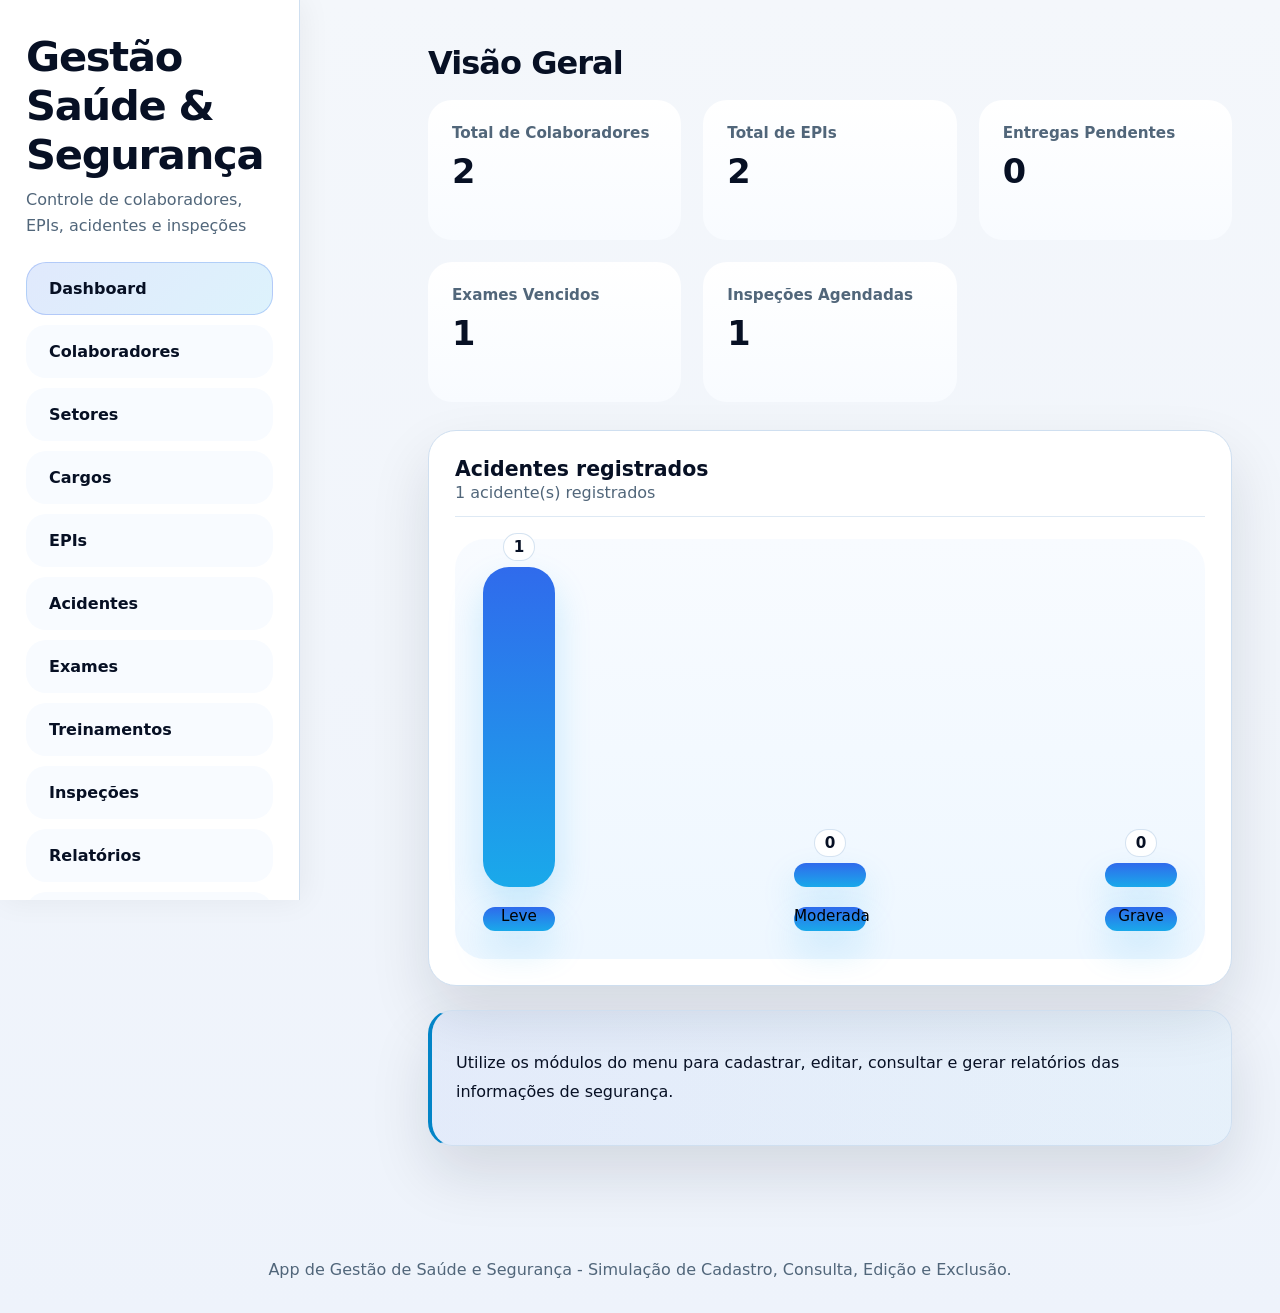
<file: index.html>
<!DOCTYPE html>
<html lang="pt-BR">
<head>
  <meta charset="UTF-8">
  <meta name="viewport" content="width=device-width, initial-scale=1.0">
  <title>Saúde e Segurança do Trabalho</title>
  <link rel="stylesheet" href="css/styles.css">
  
</head>
<body>
  <a class="skip-link" href="#main-content">Pular para o conteúdo</a>
  <div id="message" role="status" aria-live="polite"></div>
  <header class="topbar">
    <button id="menu-toggle" class="menu-toggle" aria-label="Abrir menu" aria-expanded="false">☰</button>
    <div class="brand">
      <h1>Gestão Saúde & Segurança</h1>
      <p>Controle de colaboradores, EPIs, acidentes e inspeções</p>
    </div>
    <nav class="menu">
      <button data-target="dashboard" class="active">Dashboard</button>
      <button data-target="colaboradores">Colaboradores</button>
      <button data-target="setores">Setores</button>
      <button data-target="cargos">Cargos</button>
      <button data-target="epis">EPIs</button>
      <button data-target="acidentes">Acidentes</button>
      <button data-target="exames">Exames</button>
      <button data-target="treinamentos">Treinamentos</button>
      <button data-target="inspecoes">Inspeções</button>
      <button data-target="relatorios">Relatórios</button>
      <button data-target="consulta">Consulta</button>
    </nav>
  </header>

  <main id="main-content">
    <section id="dashboard" class="page active">
      <h2>Visão Geral</h2>
      <div class="summary-grid">
        <article>
          <h3>Total de Colaboradores</h3>
          <p id="summary-colaboradores">0</p>
        </article>
        <article>
          <h3>Total de EPIs</h3>
          <p id="summary-epis">0</p>
        </article>
        <article>
          <h3>Entregas Pendentes</h3>
          <p id="summary-entregas">0</p>
        </article>
        <article>
          <h3>Exames Vencidos</h3>
          <p id="summary-exames">0</p>
        </article>
        <article>
          <h3>Inspeções Agendadas</h3>
          <p id="summary-inspecoes">0</p>
        </article>
      </div>
      <div class="chart-card">
        <div class="chart-header">
          <div>
            <h3>Acidentes registrados</h3>
            <p id="chart-summary">Distribuição por gravidade</p>
          </div>
        </div>
        <div id="acidente-chart" class="chart-container"></div>
      </div>
      <div class="note">
        <p>Utilize os módulos do menu para cadastrar, editar, consultar e gerar relatórios das informações de segurança.</p>
      </div>
    </section>

    <section id="colaboradores" class="page">
      <h2>Cadastro de Colaboradores</h2>
      <form id="form-colaborador" class="form-module">
        <input type="hidden" id="colaborador-id">
        <label for="colaborador-nome"><span class="label-text">Nome completo<span class="required">*</span></span></label>
        <input type="text" id="colaborador-nome" required aria-required="true">
        <label for="colaborador-email"><span class="label-text">E-mail<span class="required">*</span></span></label>
        <input type="email" id="colaborador-email" required aria-required="true">
        <label for="colaborador-setor"><span class="label-text">Setor</span></label>
        <select id="colaborador-setor" aria-required="false"></select>
        <label for="colaborador-cargo"><span class="label-text">Cargo</span></label>
        <select id="colaborador-cargo" aria-required="false"></select>
        <div class="actions">
          <button type="submit">Salvar Colaborador</button>
          <button type="button" id="colaborador-limpar">Limpar</button>
        </div>
      </form>
      <div class="table-card">
        <table id="table-colaboradores">
          <thead><tr><th>Nome</th><th>E-mail</th><th>Setor</th><th>Cargo</th><th>Ações</th></tr></thead>
          <tbody></tbody>
        </table>
      </div>
    </section>

    <section id="setores" class="page">
      <h2>Cadastro de Setores</h2>
      <form id="form-setor" class="form-module">
        <input type="hidden" id="setor-id">
        <label for="setor-nome"><span class="label-text">Nome do setor<span class="required">*</span></span></label>
        <input type="text" id="setor-nome" required aria-required="true">
        <label for="setor-descricao"><span class="label-text">Descrição</span></label>
        <input type="text" id="setor-descricao">
        <div class="actions">
          <button type="submit">Salvar Setor</button>
          <button type="button" id="setor-limpar">Limpar</button>
        </div>
      </form>
      <div class="table-card">
        <table id="table-setores">
          <thead><tr><th>Setor</th><th>Descrição</th><th>Ações</th></tr></thead>
          <tbody></tbody>
        </table>
      </div>
    </section>

    <section id="cargos" class="page">
      <h2>Cadastro de Cargos</h2>
      <form id="form-cargo" class="form-module">
        <input type="hidden" id="cargo-id">
        <label for="cargo-nome"><span class="label-text">Nome do cargo<span class="required">*</span></span></label>
        <input type="text" id="cargo-nome" required aria-required="true">
        <label for="cargo-descricao"><span class="label-text">Descrição</span></label>
        <input type="text" id="cargo-descricao">
        <div class="actions">
          <button type="submit">Salvar Cargo</button>
          <button type="button" id="cargo-limpar">Limpar</button>
        </div>
      </form>
      <div class="table-card">
        <table id="table-cargos">
          <thead><tr><th>Cargo</th><th>Descrição</th><th>Ações</th></tr></thead>
          <tbody></tbody>
        </table>
      </div>
    </section>

    <section id="epis" class="page">
      <h2>Controle de EPIs</h2>
      <form id="form-epi" class="form-module">
        <input type="hidden" id="epi-id">
        <label for="epi-nome"><span class="label-text">Nome do EPI<span class="required">*</span></span></label>
        <input type="text" id="epi-nome" required aria-required="true">
        <label for="epi-categoria"><span class="label-text">Categoria<span class="required">*</span></span></label>
        <input type="text" id="epi-categoria" required aria-required="true">
        <label for="epi-quantidade"><span class="label-text">Quantidade<span class="required">*</span></span></label>
        <input type="number" id="epi-quantidade" min="0" value="0" required aria-required="true">
        <div class="actions">
          <button type="submit">Salvar EPI</button>
          <button type="button" id="epi-limpar">Limpar</button>
        </div>
      </form>
      <div class="epi-actions">
        <button type="button" id="open-entrega-form" class="btn-secondary">Entrega</button>
        <button type="button" id="open-devolucao-form" class="btn-secondary">Devolução</button>
      </div>
      <form id="form-entrega" class="form-module hidden action-form">
        <input type="hidden" id="entrega-id">
        <div class="fields">
          <h4>Registrar Entrega</h4>
          <label for="entrega-colaborador"><span class="label-text">Colaborador</span></label>
          <select id="entrega-colaborador"></select>
          <label for="entrega-epi"><span class="label-text">EPI</span></label>
          <select id="entrega-epi"></select>
          <label for="entrega-quantidade"><span class="label-text">Quantidade<span class="required">*</span></span></label>
          <input type="number" id="entrega-quantidade" min="1" value="1" required aria-required="true">
          <label for="entrega-data"><span class="label-text">Data de entrega<span class="required">*</span></span></label>
          <input type="date" id="entrega-data" required aria-required="true">
          <label for="entrega-status"><span class="label-text">Status</span></label>
          <select id="entrega-status"><option value="Pendente">Pendente</option><option value="Concluída">Concluída</option></select>
        </div>
        <div class="actions">
          <button type="submit" class="btn-primary">Salvar Entrega</button>
          <button type="button" id="entrega-limpar">Limpar</button>
          <button type="button" id="close-entrega-form">Fechar</button>
        </div>
      </form>
      <form id="form-devolucao" class="form-module hidden action-form">
        <input type="hidden" id="devolucao-id">
        <div class="fields">
          <h4>Registrar Devolução</h4>
          <label for="devolucao-colaborador"><span class="label-text">Colaborador</span></label>
          <select id="devolucao-colaborador"></select>
          <label for="devolucao-epi"><span class="label-text">EPI</span></label>
          <select id="devolucao-epi"></select>
          <label for="devolucao-quantidade"><span class="label-text">Quantidade<span class="required">*</span></span></label>
          <input type="number" id="devolucao-quantidade" min="1" value="1" required aria-required="true">
          <label for="devolucao-data"><span class="label-text">Data da devolução<span class="required">*</span></span></label>
          <input type="date" id="devolucao-data" required aria-required="true">
        </div>
        <div class="actions">
          <button type="submit" class="btn-primary">Salvar Devolução</button>
          <button type="button" id="devolucao-limpar">Limpar</button>
          <button type="button" id="close-devolucao-form">Fechar</button>
        </div> 
      </form>
      <div class="table-card">
        <table id="table-epis">
          <thead><tr><th>EPI</th><th>Categoria</th><th>Quantidade</th><th>Ações</th></tr></thead>
          <tbody></tbody>
        </table>
      </div>
      <div class="table-card">
        <h3>Devoluções de EPIs</h3>
        <table id="table-devolucoes">
          <thead><tr><th>Colaborador</th><th>EPI</th><th>Quantidade</th><th>Data</th><th>Ações</th></tr></thead>
          <tbody></tbody>
        </table>
      </div>
    </section>

    <section id="acidentes" class="page">
      <h2>Registro de Acidentes</h2>
      <form id="form-acidente" class="form-module">
        <input type="hidden" id="acidente-id">
        <label for="acidente-colaborador"><span class="label-text">Colaborador</span></label>
        <select id="acidente-colaborador"></select>
        <label for="acidente-data"><span class="label-text">Data do acidente<span class="required">*</span></span></label>
        <input type="date" id="acidente-data" required aria-required="true">
        <label for="acidente-descricao"><span class="label-text">Descrição<span class="required">*</span></span></label>
        <textarea id="acidente-descricao" rows="3" required aria-required="true"></textarea>
        <label for="acidente-gravidade"><span class="label-text">Gravidade</span></label>
        <select id="acidente-gravidade"><option value="Leve">Leve</option><option value="Moderada">Moderada</option><option value="Grave">Grave</option></select>
        <div class="actions">
          <button type="submit">Registrar Acidente</button>
          <button type="button" id="acidente-limpar">Limpar</button>
        </div>
      </form>
      <div class="table-card">
        <table id="table-acidentes">
          <thead><tr><th>Colaborador</th><th>Data</th><th>Gravidade</th><th>Descrição</th><th>Ações</th></tr></thead>
          <tbody></tbody>
        </table>
      </div>
    </section>

    <section id="exames" class="page">
      <h2>Cadastro de Exames Médicos</h2>
      <form id="form-exame" class="form-module">
        <input type="hidden" id="exame-id">
        <label for="exame-colaborador"><span class="label-text">Colaborador</span></label>
        <select id="exame-colaborador"></select>
        <label for="exame-data"><span class="label-text">Data do exame<span class="required">*</span></span></label>
        <input type="date" id="exame-data" required aria-required="true">
        <label for="exame-tipo"><span class="label-text">Tipo de exame<span class="required">*</span></span></label>
        <input type="text" id="exame-tipo" required aria-required="true">
        <label for="exame-resultado"><span class="label-text">Resultado</span></label>
        <select id="exame-resultado"><option value="Aprovado">Aprovado</option><option value="Restrito">Restrito</option><option value="Reprovado">Reprovado</option></select>
        <div class="actions">
          <button type="submit">Salvar Exame</button>
          <button type="button" id="exame-limpar">Limpar</button>
        </div>
      </form>
      <div class="table-card">
        <table id="table-exames">
          <thead><tr><th>Colaborador</th><th>Data</th><th>Tipo</th><th>Resultado</th><th>Ações</th></tr></thead>
          <tbody></tbody>
        </table>
      </div>
    </section>

    <section id="treinamentos" class="page">
      <h2>Controle de Treinamentos</h2>
      <form id="form-treinamento" class="form-module">
        <input type="hidden" id="treinamento-id">
        <label for="treinamento-colaborador"><span class="label-text">Colaborador</span></label>
        <select id="treinamento-colaborador"></select>
        <label for="treinamento-curso"><span class="label-text">Curso<span class="required">*</span></span></label>
        <input type="text" id="treinamento-curso" required aria-required="true">
        <label for="treinamento-data"><span class="label-text">Data<span class="required">*</span></span></label>
        <input type="date" id="treinamento-data" required aria-required="true">
        <label for="treinamento-status"><span class="label-text">Status</span></label>
        <select id="treinamento-status"><option value="Agendado">Agendado</option><option value="Concluído">Concluído</option></select>
        <div class="actions">
          <button type="submit">Salvar Treinamento</button>
          <button type="button" id="treinamento-limpar">Limpar</button>
        </div>
      </form>
      <div class="table-card">
        <table id="table-treinamentos">
          <thead><tr><th>Colaborador</th><th>Curso</th><th>Data</th><th>Status</th><th>Ações</th></tr></thead>
          <tbody></tbody>
        </table>
      </div>
    </section>

    <section id="inspecoes" class="page">
      <h2>Inspeções de Segurança</h2>
      <form id="form-inspecao" class="form-module">
        <input type="hidden" id="inspecao-id">
        <label for="inspecao-inspetor"><span class="label-text">Inspetor<span class="required">*</span></span></label>
        <input type="text" id="inspecao-inspetor" required aria-required="true">
        <label for="inspecao-local"><span class="label-text">Local<span class="required">*</span></span></label>
        <input type="text" id="inspecao-local" required aria-required="true">
        <label for="inspecao-data"><span class="label-text">Data<span class="required">*</span></span></label>
        <input type="date" id="inspecao-data" required aria-required="true">
        <label for="inspecao-status"><span class="label-text">Status</span></label>
        <select id="inspecao-status"><option value="Aprovado">Aprovado</option><option value="Atenção">Atenção</option><option value="Reprovado">Reprovado</option></select>
        <label for="inspecao-notas"><span class="label-text">Notas</span></label>
        <textarea id="inspecao-notas" rows="3"></textarea>
        <div class="actions">
          <button type="submit">Registrar Inspeção</button>
          <button type="button" id="inspecao-limpar">Limpar</button>
        </div>
      </form>
      <div class="table-card">
        <table id="table-inspecoes">
          <thead><tr><th>Data</th><th>Local</th><th>Inspetor</th><th>Status</th><th>Ações</th></tr></thead>
          <tbody></tbody>
        </table>
      </div>
    </section>

    <section id="relatorios" class="page">
      <h2>Relatórios Gerais</h2>
      <div class="report-card">
        <h3>Resumo Rápido</h3>
        <ul>
          <li><strong id="report-colaboradores">0</strong> colaboradores cadastrados</li>
          <li><strong id="report-epis">0</strong> EPIs registrados</li>
          <li><strong id="report-entregas">0</strong> entregas realizadas</li>
          <li><strong id="report-acidentes">0</strong> acidentes registrados</li>
          <li><strong id="report-exames">0</strong> exames médicos cadastrados</li>
          <li><strong id="report-treinamentos">0</strong> treinamentos agendados</li>
          <li><strong id="report-inspecoes">0</strong> inspeções realizadas</li>
        </ul>
      </div>
      <div class="report-actions">
        <button id="generate-report">Visualizar Relatório</button>
        <button id="print-report">Imprimir Relatório</button>
      </div>
      <div id="report-preview" class="report-preview hidden"></div>
      <div class="report-card">
        <h3>Entregas Pendentes</h3>
        <p id="report-pendentes">Nenhum registro pendente.</p>
      </div>
      <div class="report-card">
        <h3>Exames com vencimento</h3>
        <p id="report-vencidos">Nenhum exame vencido.</p>
      </div>
    </section>

    <section id="consulta" class="page">
      <h2>Consulta Geral</h2>
      <div class="search-card">
        <div class="search-controls">
          <label for="consulta-query" class="sr-only">Pesquisar</label>
          <input id="consulta-query" class="search-input" type="search" placeholder="Pesquisar por nome, EPI, descrição, cargo...">
          <label for="consulta-tipo" class="sr-only">Tipo de pesquisa</label>
          <select id="consulta-tipo" class="search-select">
            <option value="all">Todos os tipos</option>
            <option value="colaboradores">Colaboradores</option>
            <option value="epis">EPIs</option>
            <option value="acidentes">Acidentes</option>
            <option value="exames">Exames</option>
            <option value="treinamentos">Treinamentos</option>
            <option value="inspecoes">Inspeções</option>
            <option value="entregas">Entregas</option>
            <option value="setores">Setores</option>
            <option value="cargos">Cargos</option>
          </select>
          <button id="consulta-buscar" class="btn">Pesquisar</button>
        </div>
        <div id="consulta-result" class="search-results">
          <table class="results-table">
            <thead><tr><th>Tipo</th><th>Título</th><th>Detalhes</th><th>Data</th><th>Ações</th></tr></thead>
            <tbody></tbody>
          </table>
        </div>
      </div>
    </section>
  </main>

  <footer>
    <p>App de Gestão de Saúde e Segurança - Simulação de Cadastro, Consulta, Edição e Exclusão.</p>
  </footer>

  <script type="module" src="models/main.js"></script>
</body>
</html>
</file>
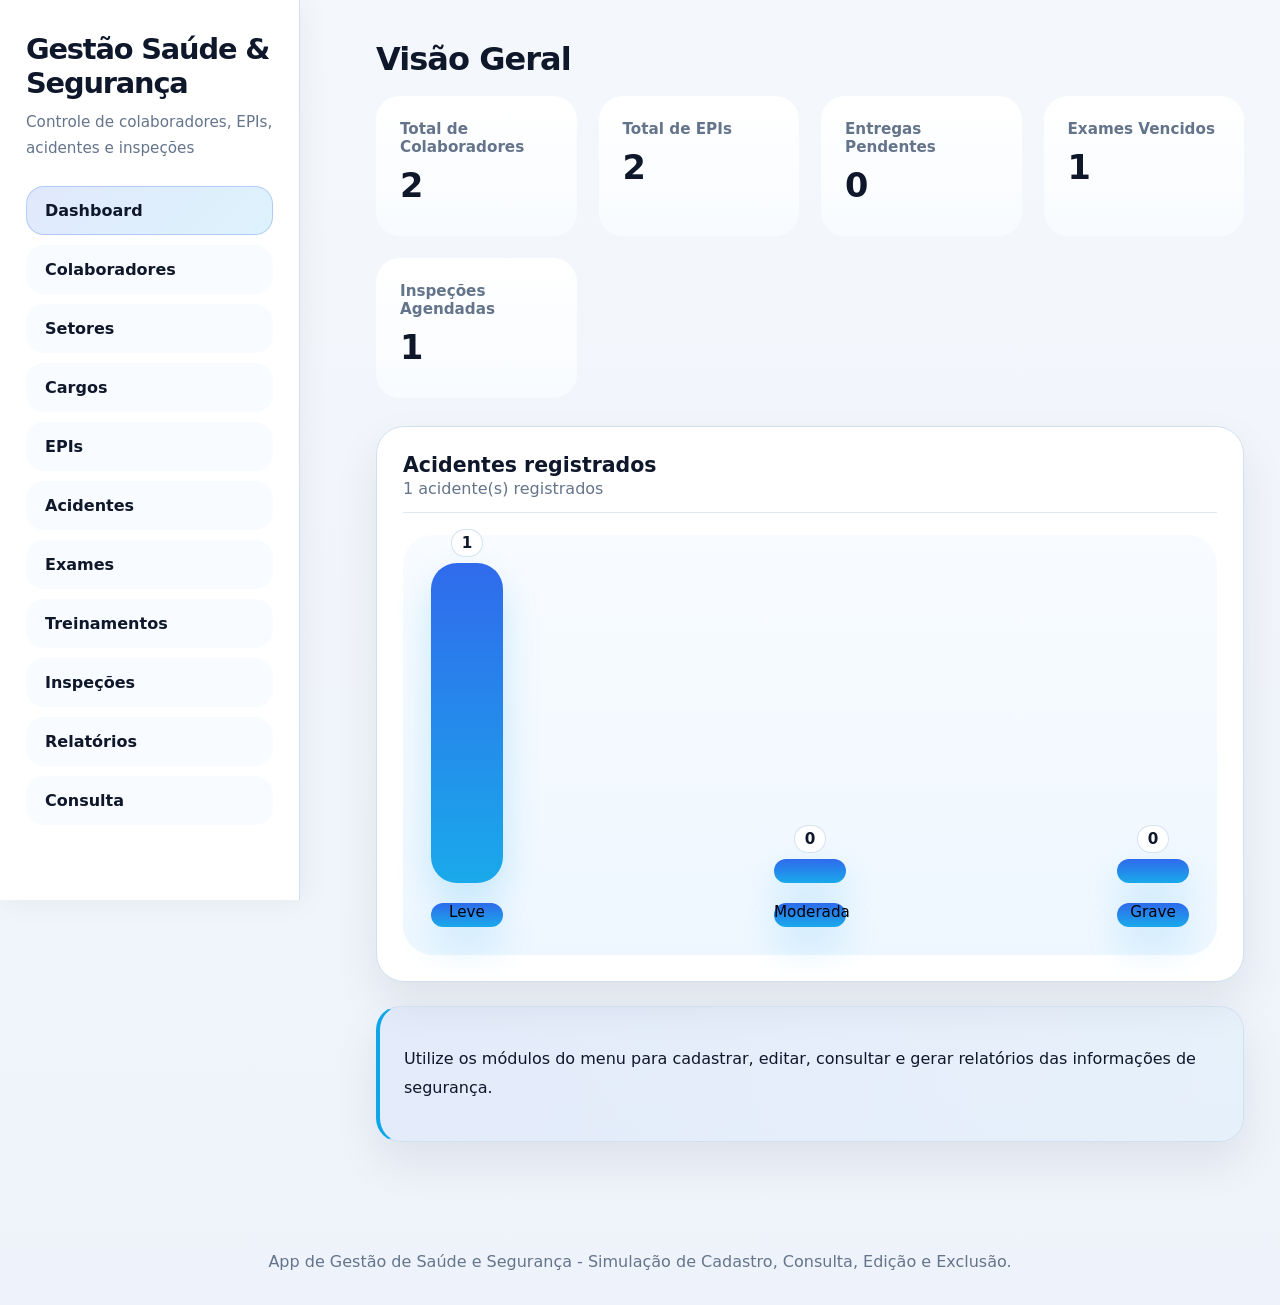
<file: SaudeSegurancaApp/index.html>
<!DOCTYPE html>
<html lang="pt-BR">
<head>
  <meta charset="UTF-8">
  <meta name="viewport" content="width=device-width, initial-scale=1.0">
  <title>Saúde e Segurança do Trabalho</title>
  <link rel="stylesheet" href="css/styles.css">
  
</head>
<body>
  <header class="topbar">
    <div class="brand">
      <h1>Gestão Saúde & Segurança</h1>
      <p>Controle de colaboradores, EPIs, acidentes e inspeções</p>
    </div>
    <nav class="menu">
      <button data-target="dashboard" class="active">Dashboard</button>
      <button data-target="colaboradores">Colaboradores</button>
      <button data-target="setores">Setores</button>
      <button data-target="cargos">Cargos</button>
      <button data-target="epis">EPIs</button>
      <button data-target="acidentes">Acidentes</button>
      <button data-target="exames">Exames</button>
      <button data-target="treinamentos">Treinamentos</button>
      <button data-target="inspecoes">Inspeções</button>
      <button data-target="relatorios">Relatórios</button>
      <button data-target="consulta">Consulta</button>
    </nav>
  </header>

  <main>
    <section id="dashboard" class="page active">
      <h2>Visão Geral</h2>
      <div class="summary-grid">
        <article>
          <h3>Total de Colaboradores</h3>
          <p id="summary-colaboradores">0</p>
        </article>
        <article>
          <h3>Total de EPIs</h3>
          <p id="summary-epis">0</p>
        </article>
        <article>
          <h3>Entregas Pendentes</h3>
          <p id="summary-entregas">0</p>
        </article>
        <article>
          <h3>Exames Vencidos</h3>
          <p id="summary-exames">0</p>
        </article>
        <article>
          <h3>Inspeções Agendadas</h3>
          <p id="summary-inspecoes">0</p>
        </article>
      </div>
      <div class="chart-card">
        <div class="chart-header">
          <div>
            <h3>Acidentes registrados</h3>
            <p id="chart-summary">Distribuição por gravidade</p>
          </div>
        </div>
        <div id="acidente-chart" class="chart-container"></div>
      </div>
      <div class="note">
        <p>Utilize os módulos do menu para cadastrar, editar, consultar e gerar relatórios das informações de segurança.</p>
      </div>
    </section>

    <section id="colaboradores" class="page">
      <h2>Cadastro de Colaboradores</h2>
      <form id="form-colaborador" class="form-module">
        <input type="hidden" id="colaborador-id">
        <label>Nome completo<span>*</span><input type="text" id="colaborador-nome" required></label>
        <label>E-mail<span>*</span><input type="email" id="colaborador-email" required></label>
        <label>Setor<select id="colaborador-setor"></select></label>
        <label>Cargo<select id="colaborador-cargo"></select></label>
        <div class="actions">
          <button type="submit">Salvar Colaborador</button>
          <button type="button" id="colaborador-limpar">Limpar</button>
        </div>
      </form>
      <div class="table-card">
        <table id="table-colaboradores">
          <thead><tr><th>Nome</th><th>E-mail</th><th>Setor</th><th>Cargo</th><th>Ações</th></tr></thead>
          <tbody></tbody>
        </table>
      </div>
    </section>

    <section id="setores" class="page">
      <h2>Cadastro de Setores</h2>
      <form id="form-setor" class="form-module">
        <input type="hidden" id="setor-id">
        <label>Nome do setor<span>*</span><input type="text" id="setor-nome" required></label>
        <label>Descrição<input type="text" id="setor-descricao"></label>
        <div class="actions">
          <button type="submit">Salvar Setor</button>
          <button type="button" id="setor-limpar">Limpar</button>
        </div>
      </form>
      <div class="table-card">
        <table id="table-setores">
          <thead><tr><th>Setor</th><th>Descrição</th><th>Ações</th></tr></thead>
          <tbody></tbody>
        </table>
      </div>
    </section>

    <section id="cargos" class="page">
      <h2>Cadastro de Cargos</h2>
      <form id="form-cargo" class="form-module">
        <input type="hidden" id="cargo-id">
        <label>Nome do cargo<span>*</span><input type="text" id="cargo-nome" required></label>
        <label>Descrição<input type="text" id="cargo-descricao"></label>
        <div class="actions">
          <button type="submit">Salvar Cargo</button>
          <button type="button" id="cargo-limpar">Limpar</button>
        </div>
      </form>
      <div class="table-card">
        <table id="table-cargos">
          <thead><tr><th>Cargo</th><th>Descrição</th><th>Ações</th></tr></thead>
          <tbody></tbody>
        </table>
      </div>
    </section>

    <section id="epis" class="page">
      <h2>Controle de EPIs</h2>
      <form id="form-epi" class="form-module">
        <input type="hidden" id="epi-id">
        <label>Nome do EPI<span>*</span><input type="text" id="epi-nome" required></label>
        <label>Categoria<span>*</span><input type="text" id="epi-categoria" required></label>
        <label>Quantidade<span>*</span><input type="number" id="epi-quantidade" min="0" value="0" required></label>
        <div class="actions">
          <button type="submit">Salvar EPI</button>
          <button type="button" id="epi-limpar">Limpar</button>
        </div>
      </form>
      <div class="epi-actions">
        <button type="button" id="open-entrega-form" class="btn-secondary">Entrega</button>
        <button type="button" id="open-devolucao-form" class="btn-secondary">Devolução</button>
      </div>
      <form id="form-entrega" class="form-module hidden action-form">
        <input type="hidden" id="entrega-id">
        <label>Colaborador<select id="entrega-colaborador"></select></label>
        <label>EPI<select id="entrega-epi"></select></label>
        <label>Quantidade<span>*</span><input type="number" id="entrega-quantidade" min="1" value="1" required></label>
        <label>Data de entrega<span>*</span><input type="date" id="entrega-data" required></label>
        <label>Status<select id="entrega-status"><option value="Pendente">Pendente</option><option value="Concluída">Concluída</option></select></label>
        <div class="actions">
          <button type="submit">Salvar Entrega</button>
          <button type="button" id="entrega-limpar">Limpar</button>
          <button type="button" id="close-entrega-form">Fechar</button>
        </div>
      </form>
      <form id="form-devolucao" class="form-module hidden action-form">
        <input type="hidden" id="devolucao-id">
        <label>Colaborador<select id="devolucao-colaborador"></select></label>
        <label>EPI<select id="devolucao-epi"></select></label>
        <label>Quantidade<span>*</span><input type="number" id="devolucao-quantidade" min="1" value="1" required></label>
        <label>Data da devolução<span>*</span><input type="date" id="devolucao-data" required></label>
        <div class="actions">
          <button type="submit">Salvar Devolução</button>
          <button type="button" id="devolucao-limpar">Limpar</button>
          <button type="button" id="close-devolucao-form">Fechar</button>
        </div> 
      </form>
      <div class="table-card">
        <table id="table-epis">
          <thead><tr><th>EPI</th><th>Categoria</th><th>Quantidade</th><th>Ações</th></tr></thead>
          <tbody></tbody>
        </table>
      </div>
      <div class="table-card">
        <h3>Devoluções de EPIs</h3>
        <table id="table-devolucoes">
          <thead><tr><th>Colaborador</th><th>EPI</th><th>Quantidade</th><th>Data</th><th>Ações</th></tr></thead>
          <tbody></tbody>
        </table>
      </div>
    </section>

    <section id="acidentes" class="page">
      <h2>Registro de Acidentes</h2>
      <form id="form-acidente" class="form-module">
        <input type="hidden" id="acidente-id">
        <label>Colaborador<select id="acidente-colaborador"></select></label>
        <label>Data do acidente<span>*</span><input type="date" id="acidente-data" required></label>
        <label>Descrição<span>*</span><textarea id="acidente-descricao" rows="3" required></textarea></label>
        <label>Gravidade<select id="acidente-gravidade"><option value="Leve">Leve</option><option value="Moderada">Moderada</option><option value="Grave">Grave</option></select></label>
        <div class="actions">
          <button type="submit">Registrar Acidente</button>
          <button type="button" id="acidente-limpar">Limpar</button>
        </div>
      </form>
      <div class="table-card">
        <table id="table-acidentes">
          <thead><tr><th>Colaborador</th><th>Data</th><th>Gravidade</th><th>Descrição</th><th>Ações</th></tr></thead>
          <tbody></tbody>
        </table>
      </div>
    </section>

    <section id="exames" class="page">
      <h2>Cadastro de Exames Médicos</h2>
      <form id="form-exame" class="form-module">
        <input type="hidden" id="exame-id">
        <label>Colaborador<select id="exame-colaborador"></select></label>
        <label>Data do exame<span>*</span><input type="date" id="exame-data" required></label>
        <label>Tipo de exame<span>*</span><input type="text" id="exame-tipo" required></label>
        <label>Resultado<select id="exame-resultado"><option value="Aprovado">Aprovado</option><option value="Restrito">Restrito</option><option value="Reprovado">Reprovado</option></select></label>
        <div class="actions">
          <button type="submit">Salvar Exame</button>
          <button type="button" id="exame-limpar">Limpar</button>
        </div>
      </form>
      <div class="table-card">
        <table id="table-exames">
          <thead><tr><th>Colaborador</th><th>Data</th><th>Tipo</th><th>Resultado</th><th>Ações</th></tr></thead>
          <tbody></tbody>
        </table>
      </div>
    </section>

    <section id="treinamentos" class="page">
      <h2>Controle de Treinamentos</h2>
      <form id="form-treinamento" class="form-module">
        <input type="hidden" id="treinamento-id">
        <label>Colaborador<select id="treinamento-colaborador"></select></label>
        <label>Curso<span>*</span><input type="text" id="treinamento-curso" required></label>
        <label>Data<span>*</span><input type="date" id="treinamento-data" required></label>
        <label>Status<select id="treinamento-status"><option value="Agendado">Agendado</option><option value="Concluído">Concluído</option></select></label>
        <div class="actions">
          <button type="submit">Salvar Treinamento</button>
          <button type="button" id="treinamento-limpar">Limpar</button>
        </div>
      </form>
      <div class="table-card">
        <table id="table-treinamentos">
          <thead><tr><th>Colaborador</th><th>Curso</th><th>Data</th><th>Status</th><th>Ações</th></tr></thead>
          <tbody></tbody>
        </table>
      </div>
    </section>

    <section id="inspecoes" class="page">
      <h2>Inspeções de Segurança</h2>
      <form id="form-inspecao" class="form-module">
        <input type="hidden" id="inspecao-id">
        <label>Inspetor<span>*</span><input type="text" id="inspecao-inspetor" required></label>
        <label>Local<span>*</span><input type="text" id="inspecao-local" required></label>
        <label>Data<span>*</span><input type="date" id="inspecao-data" required></label>
        <label>Status<select id="inspecao-status"><option value="Aprovado">Aprovado</option><option value="Atenção">Atenção</option><option value="Reprovado">Reprovado</option></select></label>
        <label>Notas<textarea id="inspecao-notas" rows="3"></textarea></label>
        <div class="actions">
          <button type="submit">Registrar Inspeção</button>
          <button type="button" id="inspecao-limpar">Limpar</button>
        </div>
      </form>
      <div class="table-card">
        <table id="table-inspecoes">
          <thead><tr><th>Data</th><th>Local</th><th>Inspetor</th><th>Status</th><th>Ações</th></tr></thead>
          <tbody></tbody>
        </table>
      </div>
    </section>

    <section id="relatorios" class="page">
      <h2>Relatórios Gerais</h2>
      <div class="report-card">
        <h3>Resumo Rápido</h3>
        <ul>
          <li><strong id="report-colaboradores">0</strong> colaboradores cadastrados</li>
          <li><strong id="report-epis">0</strong> EPIs registrados</li>
          <li><strong id="report-entregas">0</strong> entregas realizadas</li>
          <li><strong id="report-acidentes">0</strong> acidentes registrados</li>
          <li><strong id="report-exames">0</strong> exames médicos cadastrados</li>
          <li><strong id="report-treinamentos">0</strong> treinamentos agendados</li>
          <li><strong id="report-inspecoes">0</strong> inspeções realizadas</li>
        </ul>
      </div>
      <div class="report-actions">
        <button id="generate-report">Visualizar Relatório</button>
        <button id="print-report">Imprimir Relatório</button>
      </div>
      <div id="report-preview" class="report-preview hidden"></div>
      <div class="report-card">
        <h3>Entregas Pendentes</h3>
        <p id="report-pendentes">Nenhum registro pendente.</p>
      </div>
      <div class="report-card">
        <h3>Exames com vencimento</h3>
        <p id="report-vencidos">Nenhum exame vencido.</p>
      </div>
    </section>

    <section id="consulta" class="page">
      <h2>Consulta Geral</h2>
      <div class="search-card">
        <div class="search-controls">
          <input id="consulta-query" class="search-input" type="search" placeholder="Pesquisar por nome, EPI, descrição, cargo...">
          <select id="consulta-tipo" class="search-select">
            <option value="all">Todos os tipos</option>
            <option value="colaboradores">Colaboradores</option>
            <option value="epis">EPIs</option>
            <option value="acidentes">Acidentes</option>
            <option value="exames">Exames</option>
            <option value="treinamentos">Treinamentos</option>
            <option value="inspecoes">Inspeções</option>
            <option value="entregas">Entregas</option>
            <option value="setores">Setores</option>
            <option value="cargos">Cargos</option>
          </select>
          <button id="consulta-buscar" class="btn">Pesquisar</button>
        </div>
        <div id="consulta-result" class="search-results">
          <table class="results-table">
            <thead><tr><th>Tipo</th><th>Título</th><th>Detalhes</th><th>Data</th><th>Ações</th></tr></thead>
            <tbody></tbody>
          </table>
        </div>
      </div>
    </section>
  </main>

  <footer>
    <p>App de Gestão de Saúde e Segurança - Simulação de Cadastro, Consulta, Edição e Exclusão.</p>
  </footer>

  <script src="models/app.js"></script>
</body>
</html>
</file>
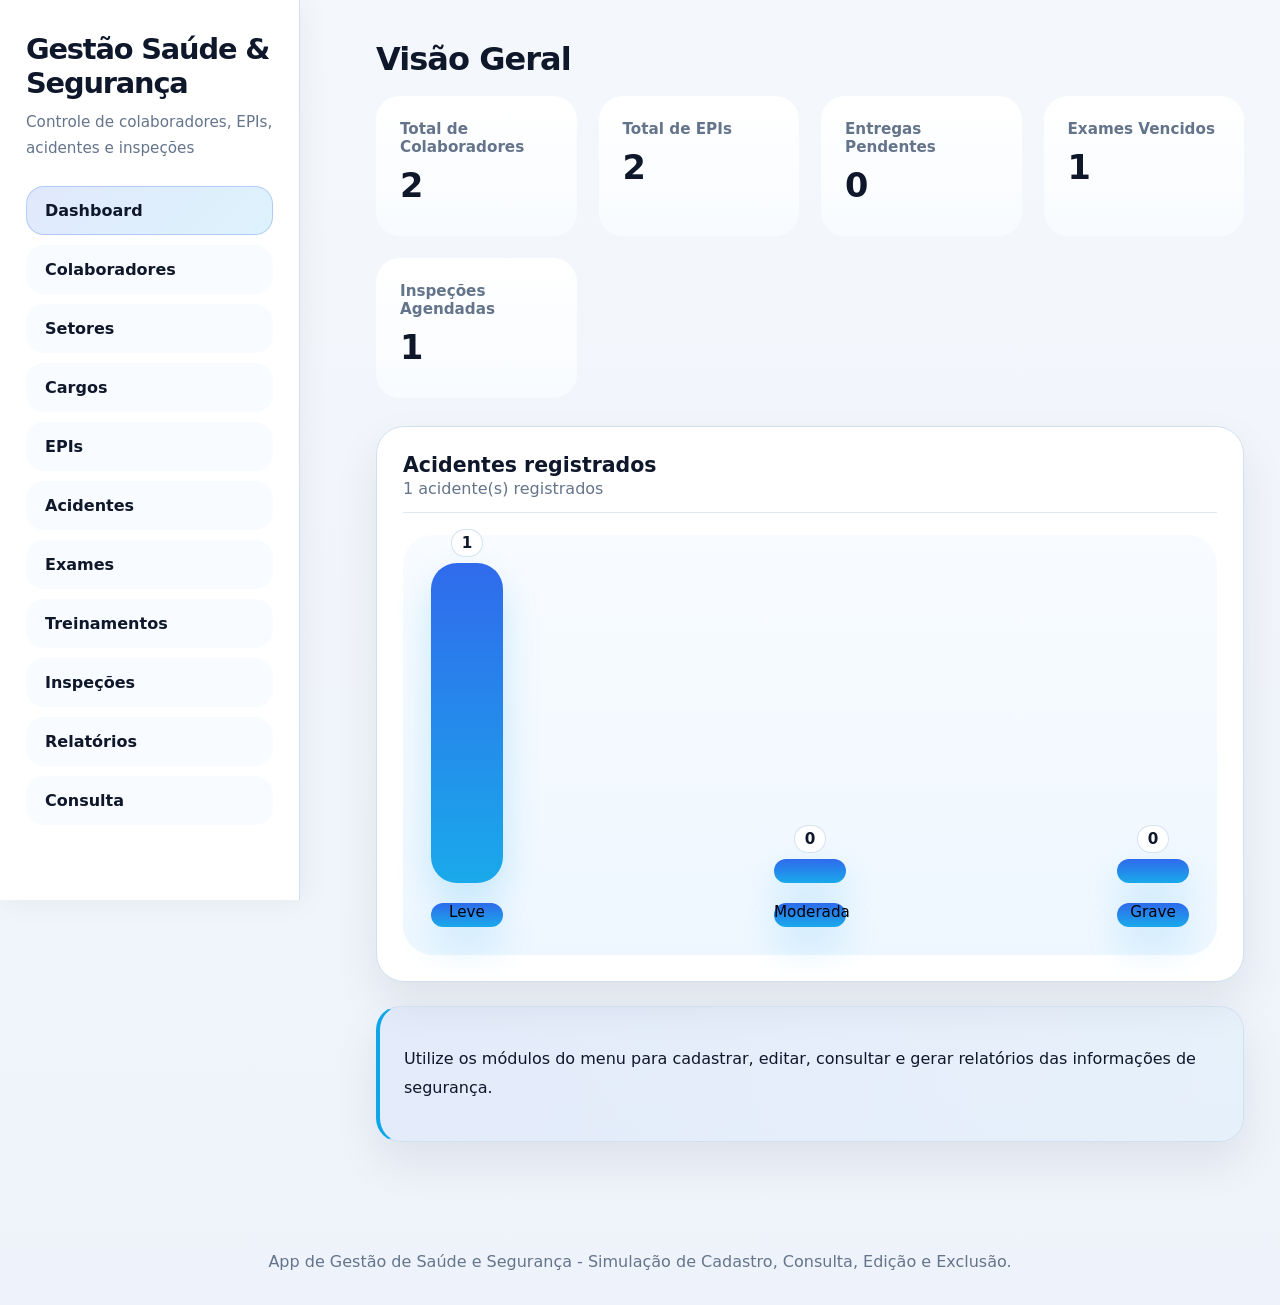
<file: SaudeSegurancaApp/views/index.html>
<!DOCTYPE html>
<html lang="pt-BR">
<head>
  <meta charset="UTF-8">
  <meta name="viewport" content="width=device-width, initial-scale=1.0">
  <title>Saúde e Segurança do Trabalho</title>
  <link rel="stylesheet" href="../css/styles.css">
  
</head>
<body>
  <header class="topbar">
    <div class="brand">
      <h1>Gestão Saúde & Segurança</h1>
      <p>Controle de colaboradores, EPIs, acidentes e inspeções</p>
    </div>
    <nav class="menu">
      <button data-target="dashboard" class="active">Dashboard</button>
      <button data-target="colaboradores">Colaboradores</button>
      <button data-target="setores">Setores</button>
      <button data-target="cargos">Cargos</button>
      <button data-target="epis">EPIs</button>
      <button data-target="acidentes">Acidentes</button>
      <button data-target="exames">Exames</button>
      <button data-target="treinamentos">Treinamentos</button>
      <button data-target="inspecoes">Inspeções</button>
      <button data-target="relatorios">Relatórios</button>
      <button data-target="consulta">Consulta</button>
    </nav>
  </header>

  <main>
    <section id="dashboard" class="page active">
      <h2>Visão Geral</h2>
      <div class="summary-grid">
        <article>
          <h3>Total de Colaboradores</h3>
          <p id="summary-colaboradores">0</p>
        </article>
        <article>
          <h3>Total de EPIs</h3>
          <p id="summary-epis">0</p>
        </article>
        <article>
          <h3>Entregas Pendentes</h3>
          <p id="summary-entregas">0</p>
        </article>
        <article>
          <h3>Exames Vencidos</h3>
          <p id="summary-exames">0</p>
        </article>
        <article>
          <h3>Inspeções Agendadas</h3>
          <p id="summary-inspecoes">0</p>
        </article>
      </div>
      <div class="chart-card">
        <div class="chart-header">
          <div>
            <h3>Acidentes registrados</h3>
            <p id="chart-summary">Distribuição por gravidade</p>
          </div>
        </div>
        <div id="acidente-chart" class="chart-container"></div>
      </div>
      <div class="note">
        <p>Utilize os módulos do menu para cadastrar, editar, consultar e gerar relatórios das informações de segurança.</p>
      </div>
    </section>

    <section id="colaboradores" class="page">
      <h2>Cadastro de Colaboradores</h2>
      <form id="form-colaborador" class="form-module">
        <input type="hidden" id="colaborador-id">
        <label>Nome completo<span>*</span><input type="text" id="colaborador-nome" required></label>
        <label>E-mail<span>*</span><input type="email" id="colaborador-email" required></label>
        <label>Setor<select id="colaborador-setor"></select></label>
        <label>Cargo<select id="colaborador-cargo"></select></label>
        <div class="actions">
          <button type="submit">Salvar Colaborador</button>
          <button type="button" id="colaborador-limpar">Limpar</button>
        </div>
      </form>
      <div class="table-card">
        <table id="table-colaboradores">
          <thead><tr><th>Nome</th><th>E-mail</th><th>Setor</th><th>Cargo</th><th>Ações</th></tr></thead>
          <tbody></tbody>
        </table>
      </div>
    </section>

    <section id="setores" class="page">
      <h2>Cadastro de Setores</h2>
      <form id="form-setor" class="form-module">
        <input type="hidden" id="setor-id">
        <label>Nome do setor<span>*</span><input type="text" id="setor-nome" required></label>
        <label>Descrição<input type="text" id="setor-descricao"></label>
        <div class="actions">
          <button type="submit">Salvar Setor</button>
          <button type="button" id="setor-limpar">Limpar</button>
        </div>
      </form>
      <div class="table-card">
        <table id="table-setores">
          <thead><tr><th>Setor</th><th>Descrição</th><th>Ações</th></tr></thead>
          <tbody></tbody>
        </table>
      </div>
    </section>

    <section id="cargos" class="page">
      <h2>Cadastro de Cargos</h2>
      <form id="form-cargo" class="form-module">
        <input type="hidden" id="cargo-id">
        <label>Nome do cargo<span>*</span><input type="text" id="cargo-nome" required></label>
        <label>Descrição<input type="text" id="cargo-descricao"></label>
        <div class="actions">
          <button type="submit">Salvar Cargo</button>
          <button type="button" id="cargo-limpar">Limpar</button>
        </div>
      </form>
      <div class="table-card">
        <table id="table-cargos">
          <thead><tr><th>Cargo</th><th>Descrição</th><th>Ações</th></tr></thead>
          <tbody></tbody>
        </table>
      </div>
    </section>

    <section id="epis" class="page">
      <h2>Controle de EPIs</h2>
      <form id="form-epi" class="form-module">
        <input type="hidden" id="epi-id">
        <label>Nome do EPI<span>*</span><input type="text" id="epi-nome" required></label>
        <label>Categoria<span>*</span><input type="text" id="epi-categoria" required></label>
        <label>Quantidade<span>*</span><input type="number" id="epi-quantidade" min="0" value="0" required></label>
        <div class="actions">
          <button type="submit">Salvar EPI</button>
          <button type="button" id="epi-limpar">Limpar</button>
        </div>
      </form>
      <div class="epi-actions">
        <button type="button" id="open-entrega-form" class="btn-secondary">Entrega</button>
        <button type="button" id="open-devolucao-form" class="btn-secondary">Devolução</button>
      </div>
      <form id="form-entrega" class="form-module hidden action-form">
        <input type="hidden" id="entrega-id">
        <label>Colaborador<select id="entrega-colaborador"></select></label>
        <label>EPI<select id="entrega-epi"></select></label>
        <label>Quantidade<span>*</span><input type="number" id="entrega-quantidade" min="1" value="1" required></label>
        <label>Data de entrega<span>*</span><input type="date" id="entrega-data" required></label>
        <label>Status<select id="entrega-status"><option value="Pendente">Pendente</option><option value="Concluída">Concluída</option></select></label>
        <div class="actions">
          <button type="submit">Salvar Entrega</button>
          <button type="button" id="entrega-limpar">Limpar</button>
          <button type="button" id="close-entrega-form">Fechar</button>
        </div>
      </form>
      <form id="form-devolucao" class="form-module hidden action-form">
        <input type="hidden" id="devolucao-id">
        <label>Colaborador<select id="devolucao-colaborador"></select></label>
        <label>EPI<select id="devolucao-epi"></select></label>
        <label>Quantidade<span>*</span><input type="number" id="devolucao-quantidade" min="1" value="1" required></label>
        <label>Data da devolução<span>*</span><input type="date" id="devolucao-data" required></label>
        <div class="actions">
          <button type="submit">Salvar Devolução</button>
          <button type="button" id="devolucao-limpar">Limpar</button>
          <button type="button" id="close-devolucao-form">Fechar</button>
        </div> 
      </form>
      <div class="table-card">
        <table id="table-epis">
          <thead><tr><th>EPI</th><th>Categoria</th><th>Quantidade</th><th>Ações</th></tr></thead>
          <tbody></tbody>
        </table>
      </div>
      <div class="table-card">
        <h3>Devoluções de EPIs</h3>
        <table id="table-devolucoes">
          <thead><tr><th>Colaborador</th><th>EPI</th><th>Quantidade</th><th>Data</th><th>Ações</th></tr></thead>
          <tbody></tbody>
        </table>
      </div>
    </section>

    <section id="acidentes" class="page">
      <h2>Registro de Acidentes</h2>
      <form id="form-acidente" class="form-module">
        <input type="hidden" id="acidente-id">
        <label>Colaborador<select id="acidente-colaborador"></select></label>
        <label>Data do acidente<span>*</span><input type="date" id="acidente-data" required></label>
        <label>Descrição<span>*</span><textarea id="acidente-descricao" rows="3" required></textarea></label>
        <label>Gravidade<select id="acidente-gravidade"><option value="Leve">Leve</option><option value="Moderada">Moderada</option><option value="Grave">Grave</option></select></label>
        <div class="actions">
          <button type="submit">Registrar Acidente</button>
          <button type="button" id="acidente-limpar">Limpar</button>
        </div>
      </form>
      <div class="table-card">
        <table id="table-acidentes">
          <thead><tr><th>Colaborador</th><th>Data</th><th>Gravidade</th><th>Descrição</th><th>Ações</th></tr></thead>
          <tbody></tbody>
        </table>
      </div>
    </section>

    <section id="exames" class="page">
      <h2>Cadastro de Exames Médicos</h2>
      <form id="form-exame" class="form-module">
        <input type="hidden" id="exame-id">
        <label>Colaborador<select id="exame-colaborador"></select></label>
        <label>Data do exame<span>*</span><input type="date" id="exame-data" required></label>
        <label>Tipo de exame<span>*</span><input type="text" id="exame-tipo" required></label>
        <label>Resultado<select id="exame-resultado"><option value="Aprovado">Aprovado</option><option value="Restrito">Restrito</option><option value="Reprovado">Reprovado</option></select></label>
        <div class="actions">
          <button type="submit">Salvar Exame</button>
          <button type="button" id="exame-limpar">Limpar</button>
        </div>
      </form>
      <div class="table-card">
        <table id="table-exames">
          <thead><tr><th>Colaborador</th><th>Data</th><th>Tipo</th><th>Resultado</th><th>Ações</th></tr></thead>
          <tbody></tbody>
        </table>
      </div>
    </section>

    <section id="treinamentos" class="page">
      <h2>Controle de Treinamentos</h2>
      <form id="form-treinamento" class="form-module">
        <input type="hidden" id="treinamento-id">
        <label>Colaborador<select id="treinamento-colaborador"></select></label>
        <label>Curso<span>*</span><input type="text" id="treinamento-curso" required></label>
        <label>Data<span>*</span><input type="date" id="treinamento-data" required></label>
        <label>Status<select id="treinamento-status"><option value="Agendado">Agendado</option><option value="Concluído">Concluído</option></select></label>
        <div class="actions">
          <button type="submit">Salvar Treinamento</button>
          <button type="button" id="treinamento-limpar">Limpar</button>
        </div>
      </form>
      <div class="table-card">
        <table id="table-treinamentos">
          <thead><tr><th>Colaborador</th><th>Curso</th><th>Data</th><th>Status</th><th>Ações</th></tr></thead>
          <tbody></tbody>
        </table>
      </div>
    </section>

    <section id="inspecoes" class="page">
      <h2>Inspeções de Segurança</h2>
      <form id="form-inspecao" class="form-module">
        <input type="hidden" id="inspecao-id">
        <label>Inspetor<span>*</span><input type="text" id="inspecao-inspetor" required></label>
        <label>Local<span>*</span><input type="text" id="inspecao-local" required></label>
        <label>Data<span>*</span><input type="date" id="inspecao-data" required></label>
        <label>Status<select id="inspecao-status"><option value="Aprovado">Aprovado</option><option value="Atenção">Atenção</option><option value="Reprovado">Reprovado</option></select></label>
        <label>Notas<textarea id="inspecao-notas" rows="3"></textarea></label>
        <div class="actions">
          <button type="submit">Registrar Inspeção</button>
          <button type="button" id="inspecao-limpar">Limpar</button>
        </div>
      </form>
      <div class="table-card">
        <table id="table-inspecoes">
          <thead><tr><th>Data</th><th>Local</th><th>Inspetor</th><th>Status</th><th>Ações</th></tr></thead>
          <tbody></tbody>
        </table>
      </div>
    </section>

    <section id="relatorios" class="page">
      <h2>Relatórios Gerais</h2>
      <div class="report-card">
        <h3>Resumo Rápido</h3>
        <ul>
          <li><strong id="report-colaboradores">0</strong> colaboradores cadastrados</li>
          <li><strong id="report-epis">0</strong> EPIs registrados</li>
          <li><strong id="report-entregas">0</strong> entregas realizadas</li>
          <li><strong id="report-acidentes">0</strong> acidentes registrados</li>
          <li><strong id="report-exames">0</strong> exames médicos cadastrados</li>
          <li><strong id="report-treinamentos">0</strong> treinamentos agendados</li>
          <li><strong id="report-inspecoes">0</strong> inspeções realizadas</li>
        </ul>
      </div>
      <div class="report-actions">
        <button id="generate-report">Visualizar Relatório</button>
        <button id="print-report">Imprimir Relatório</button>
      </div>
      <div id="report-preview" class="report-preview hidden"></div>
      <div class="report-card">
        <h3>Entregas Pendentes</h3>
        <p id="report-pendentes">Nenhum registro pendente.</p>
      </div>
      <div class="report-card">
        <h3>Exames com vencimento</h3>
        <p id="report-vencidos">Nenhum exame vencido.</p>
      </div>
    </section>

    <section id="consulta" class="page">
      <h2>Consulta Geral</h2>
      <div class="search-card">
        <div class="search-controls">
          <input id="consulta-query" class="search-input" type="search" placeholder="Pesquisar por nome, EPI, descrição, cargo...">
          <select id="consulta-tipo" class="search-select">
            <option value="all">Todos os tipos</option>
            <option value="colaboradores">Colaboradores</option>
            <option value="epis">EPIs</option>
            <option value="acidentes">Acidentes</option>
            <option value="exames">Exames</option>
            <option value="treinamentos">Treinamentos</option>
            <option value="inspecoes">Inspeções</option>
            <option value="entregas">Entregas</option>
            <option value="setores">Setores</option>
            <option value="cargos">Cargos</option>
          </select>
          <button id="consulta-buscar" class="btn">Pesquisar</button>
        </div>
        <div id="consulta-result" class="search-results">
          <table class="results-table">
            <thead><tr><th>Tipo</th><th>Título</th><th>Detalhes</th><th>Data</th><th>Ações</th></tr></thead>
            <tbody></tbody>
          </table>
        </div>
      </div>
    </section>
  </main>

  <footer>
    <p>App de Gestão de Saúde e Segurança - Simulação de Cadastro, Consulta, Edição e Exclusão.</p>
  </footer>

  <script src="../models/app.js"></script>
</body>
</html>
</file>
<file: css/styles.css>
﻿:root {
  --bg: #f4f7fb;
  --surface: #ffffff;
  --surface-soft: #f8fbff;
  --surface-secondary: #eef4ff;
  --border: #cfdff0;
  --primary: #1e40af; /* darker/more saturated for stronger CTAs */
  --primary-soft: #cfe0ff;
  --accent: #0284c7;
  --success: #0f766e;
  --warning: #d97706;
  --text: #071024;
  --muted: #51667a;
  --shadow: 0 28px 60px rgba(15, 23, 42, 0.12);

  /* Visual scale tokens (aggressive) */
  --fs-xxl: 2.6rem; /* very large headings */
  --fs-xl: 2rem;
  --fs-lg: 1.125rem;
  --fs-md: 1rem;
  --fs-sm: 0.9rem;
  --btn-padding: 16px 22px;
  --input-padding: 14px 18px;
  --btn-radius: 20px;
  --control-radius: 18px;
  --section-gap: 28px;
}

*, *::before, *::after {
  box-sizing: border-box;
}

html, body {
  margin: 0;
  min-height: 100%;
  font-family: Inter, system-ui, -apple-system, BlinkMacSystemFont, 'Segoe UI', sans-serif;
  background: linear-gradient(180deg, var(--bg) 0%, #eef3fb 100%);
  color: var(--text);
  font-size: 16px;
}

button, input, select, textarea {
  font: inherit;
}

button {
  cursor: pointer;
}

img {
  max-width: 100%;
  display: block;
}

.topbar {
  position: fixed;
  top: 0;
  left: 0;
  bottom: 0;
  width: 300px;
  padding: 32px 26px;
  background: rgba(255, 255, 255, 0.98);
  border-right: 1px solid var(--border);
  box-shadow: 2px 0 30px rgba(15, 23, 42, 0.06);
  display: flex;
  flex-direction: column;
  gap: 24px;
  backdrop-filter: blur(14px);
  overflow-y: auto;
}

.brand h1 {
  margin: 0;
  font-size: var(--fs-xxl);
  letter-spacing: -0.03em;
}

.brand p {
  margin: 8px 0 0;
  color: var(--muted);
  line-height: 1.6;
  font-size: var(--fs-md);
}

.menu {
  display: flex;
  flex-direction: column;
  gap: 10px;
}

.menu button {
  border: 1px solid transparent;
  background: var(--surface-soft);
  color: var(--text);
  text-align: left;
  padding: var(--btn-padding);
  border-radius: var(--btn-radius);
  transition: transform 0.18s ease, background-color 0.18s ease, border-color 0.18s ease, box-shadow 0.18s ease;
  font-weight: 700;
  font-size: var(--fs-md);
}

.menu button:hover {
  transform: translateX(4px);
  background: #eff7ff;
}

.menu button.active {
  background: linear-gradient(135deg, rgba(37, 99, 235, 0.14), rgba(14, 165, 233, 0.14));
  border-color: rgba(37, 99, 235, 0.24);
}

main {
  margin-left: 380px;
  padding: 44px 48px;
  min-height: 100vh;
}

/* Responsive: collapse sidebar to top on small screens */
@media (max-width: 900px) {
  .topbar {
    position: relative;
    width: 100%;
    height: auto;
    border-right: none;
    border-bottom: 1px solid var(--border);
    flex-direction: row;
    align-items: center;
    padding: 16px;
    gap: 12px;
  }
  .brand {
    display: flex;
    gap: 12px;
    align-items: center;
  }
  .menu {
    flex-direction: row;
    gap: 8px;
    overflow-x: auto;
    margin-left: auto;
    display: none; /* hidden by default, toggle via .menu-open on body */
  }
  main {
    margin-left: 0;
    padding: 18px;
  }
  .menu button {
    padding: 10px 12px;
    white-space: nowrap;
  }
}

/* show menu when toggled */
body.menu-open .menu {
  display: flex;
  position: absolute;
  top: 64px;
  left: 16px;
  right: 16px;
  background: var(--surface);
  padding: 12px;
  border-radius: 12px;
  box-shadow: var(--shadow);
  gap: 8px;
  z-index: 9999;
}

.menu-toggle {
  display: none;
  background: transparent;
  border: none;
  font-size: 1.25rem;
  padding: 6px 8px;
}

@media (max-width: 900px) {
  .menu-toggle { display: inline-block; }
}

.page {
  display: none;
}

.page.active {
  display: block;
}

h2 {
  margin: 0 0 18px;
  font-size: 2rem;
  letter-spacing: -0.03em;
}

.section-heading {
  display: flex;
  justify-content: space-between;
  align-items: center;
  gap: 16px;
  margin-bottom: 24px;
}

.section-heading p {
  margin: 0;
  color: var(--muted);
}

.card,
.chart-card,
.table-card,
.search-card,
.report-card,
.report-preview,
.note {
  background: var(--surface);
  border: 1px solid var(--border);
  border-radius: 28px;
  box-shadow: var(--shadow);
  padding: 26px;
}

.form-module {
  display: grid;
  gap: var(--section-gap);
}

.form-module label {
  display: grid;
  gap: 6px;
  color: #000;
  font-size: 0.95rem;
}

.form-module label .label-text {
  display: inline-flex;
  align-items: center;
  gap: 6px;
  color: inherit;
}

.form-module label .required {
  color: #dc2626;
  font-weight: 700;
}

.form-module input,
.form-module select,
.form-module textarea {
  width: 100%;
  padding: var(--input-padding);
  border-radius: var(--control-radius);
  border: 1px solid var(--border);
  background: var(--surface-soft);
  color: var(--text);
  outline: none;
}

/* Accessibility helpers */
.sr-only {
  position: absolute !important;
  width: 1px !important;
  height: 1px !important;
  padding: 0 !important;
  margin: -1px !important;
  overflow: hidden !important;
  clip: rect(0, 0, 0, 0) !important;
  white-space: nowrap !important;
  border: 0 !important;
}

.skip-link {
  position: absolute;
  left: -999px;
  top: auto;
  width: 1px;
  height: 1px;
  overflow: hidden;
}
.skip-link:focus {
  left: 16px;
  top: 16px;
  width: auto;
  height: auto;
  padding: 8px 12px;
  background: var(--primary);
  color: white;
  border-radius: 6px;
  z-index: 1000;
}

#message {
  position: fixed;
  right: 18px;
  bottom: 18px;
  background: rgba(0,0,0,0.85);
  color: #fff;
  padding: 12px 16px;
  border-radius: 8px;
  box-shadow: 0 8px 20px rgba(15,23,42,0.2);
  display: none;
  z-index: 2000;
}
#message.show {
  display: block;
}

#message[data-type="success"] {
  background: linear-gradient(180deg, #064e3b, #065f46);
  color: #e6fffa;
}
#message[data-type="error"] {
  background: linear-gradient(180deg, #831843, #991b1b);
  color: #fff5f5;
}
#message[data-type="info"] {
  background: rgba(0,0,0,0.85);
  color: #fff;
}

textarea {
  min-height: 110px;
  resize: vertical;
}

.actions,
.form-actions,
.report-actions,
.search-controls {
  display: flex;
  flex-wrap: wrap;
  gap: 16px;
}

/* Ensure action groups inside forms/cards have spacing below them so
   buttons don't sit flush against the next card */
.form-module .actions,
.search-card .actions,
.report-card .actions,
.card .actions {
  margin-bottom: 20px;
}

/* Broader spacing rules to avoid buttons sticking to the next container */
.form-module {
  margin-bottom: 28px;
}

.epi-actions {
  display: flex;
  flex-wrap: wrap;
  gap: 12px;
  margin: 22px 0 24px;
}

.report-actions {
  gap: 12px;
  margin-bottom: 20px;
}


.epi-actions .btn-secondary {
  background: var(--surface);
  border: 1px solid var(--border);
  color: var(--text);
  padding: 10px 14px;
}

.epi-actions .btn-secondary:hover {
  box-shadow: 0 6px 18px rgba(15,23,42,0.06);
}

/* Action forms use absolute-positioned action bars; increase
   bottom padding and margin so following content is separated */
.action-form {
  background: var(--surface-soft);
  border: 1px solid var(--border);
  border-radius: 24px;
  padding: 22px;
  margin-bottom: 36px;
  display: flex;
  flex-direction: column;
  min-height: 220px;
  position: relative;
  padding-bottom: 96px; /* reserve more space for absolute actions */
}

.action-form .fields {
  display: grid;
  grid-template-columns: repeat(auto-fit, minmax(220px, 1fr));
  gap: 12px;
}

.action-form h4 {
  margin: 0 0 6px;
  font-size: 1.05rem;
  color: var(--text);
  grid-column: 1 / -1;
}

.action-form .actions {
  display: flex;
  gap: 10px;
  justify-content: flex-end;
  position: absolute;
  right: 22px;
  bottom: 18px;
}

@media (max-width: 640px) {
  .action-form {
    padding-bottom: 20px;
  }
  .action-form .actions {
    position: static;
    justify-content: center;
    gap: 8px;
    margin-top: 12px;
  }
}

button,
.btn {
  border: none;
  border-radius: var(--btn-radius);
  padding: var(--btn-padding);
  font-weight: 800;
  font-size: var(--fs-md);
  transition: transform 0.18s ease, background-color 0.18s ease, filter 0.18s ease, box-shadow 0.18s ease;
}

button:hover,
.btn:hover {
  transform: translateY(-1px);
  filter: brightness(0.98);
}

button[type='submit'],
.btn-primary {
  background: var(--primary);
  color: white;
}

button[type='button'],
.btn-secondary {
  background: var(--surface-soft);
  color: var(--text);
 
}

button[onclick^="app.edit"],
.btn-edit {
  background: #facc15;
  color: #111827;
}

button[onclick^="app.delete"],
.btn-delete {
  background: #dc2626;
  color: white;
}

button[onclick^="app.edit"]:hover,
.btn-edit:hover {
  background: #f59e0b;
}

button[onclick^="app.delete"]:hover,
.btn-delete:hover {
  background: #b91c1c;
}

.summary-grid {
  display: grid;
  grid-template-columns: repeat(auto-fit, minmax(200px, 1fr));
  gap: 22px;
  margin-bottom: 28px;
}

.summary-grid article {
  border-radius: 24px;
  padding: 24px;
  min-height: 140px;
  background: linear-gradient(180deg, var(--surface), var(--surface-soft));
  transition: transform 0.22s ease, box-shadow 0.22s ease;
}

.summary-grid article:hover {
  transform: translateY(-4px);
  box-shadow: 0 24px 60px rgba(15, 23, 42, 0.12);
}

.summary-grid h3 {
  margin: 0 0 10px;
  color: var(--muted);
  font-size: 0.95rem;
}

.summary-grid p {
  margin: 0;
  font-size: 2.1rem;
  font-weight: 800;
  color: var(--text);
}

.chart-header {
  display: flex;
  justify-content: space-between;
  align-items: center;
  gap: 14px;
  margin-bottom: 22px;
  padding-bottom: 14px;
  border-bottom: 1px solid rgba(209, 224, 240, 0.7);
}

.chart-header h3 {
  margin: 0;
  font-size: 1.28rem;
}

.chart-header p {
  margin: 2px 0 0;
  color: var(--muted);
}

.chart-container {
  background: linear-gradient(180deg, var(--surface-soft) 0%, #eef7ff 100%);
  border-radius: 30px;
  padding: 28px;
}

.chart-bar-grid {
  display: flex;
  align-items: flex-end;
  gap: 20px;
  min-height: 320px;
  justify-content: space-between;
}

.chart-bar {
  position: relative;
  display: flex;
  flex-direction: column;
  align-items: center;
  gap: 10px;
  width: 100%;
  max-width: 72px;
}

.chart-bar > div {
  width: 100%;
  min-height: 24px;
  border-radius: 26px;
  background: linear-gradient(180deg, rgba(37, 99, 235, 0.95) 0%, rgba(14, 165, 233, 0.95) 100%);
  box-shadow: 0 18px 36px rgba(14, 165, 233, 0.2);
  transition: height 320ms ease;
  color: black;
}

.chart-bar span {
  position: absolute;
  top: -34px;
  font-size: 0.95rem;
  font-weight: 800;
  color: var(--text);
  background: rgba(255, 255, 255, 0.94);
  padding: 4px 10px;
  border-radius: 999px;
  border: 1px solid rgba(209, 224, 240, 0.9);
}

.chart-label {
  font-size: 0.95rem;
  color: var(--muted);
  text-align: center;
  margin-top: 10px;
}

.note {
  margin-top: 24px;
  line-height: 1.8;
  color: var(--text);
  background: linear-gradient(90deg, rgba(37,99,235,0.06), rgba(14,165,233,0.04));
  border-left: 4px solid var(--accent);
  padding: 22px 24px;
  border-radius: 24px;
}

.table-card {
  width: 100%;
  overflow-x: auto;
}

.table-card table,
.results-table,
.report-table-card table {
  width: 100%;
  border-collapse: collapse;
}

.table-card th,
.table-card td,
.results-table th,
.results-table td,
.report-table-card th,
.report-table-card td {
  padding: 20px 18px;
  border-bottom: 1px solid rgba(148, 163, 184, 0.15);
  text-align: left;
  vertical-align: middle;
}

.table-card th,
.results-table th,
.report-table-card th {
  color: var(--muted);
  font-weight: 700;
}

.table-card tbody tr:hover,
.results-table tbody tr:hover,
.report-table-card tbody tr:hover {
  background: #f5f9ff;
}

/* Normalize action buttons inside table cells to reduce visual weight */
.table-card td > button,
.results-table td > button,
.report-table-card td > button,
.table-card td .actions button,
.results-table td .actions button,
.report-table-card td .actions button {
  padding: 6px 10px;
  height: 36px;
  line-height: 1;
  font-size: 0.95rem;
  border-radius: 8px;
  display: inline-flex;
  align-items: center;
  justify-content: center;
}

.table-card td > button + button,
.results-table td > button + button,
.report-table-card td > button + button {
  margin-left: 8px;
}

.row-highlight {
  animation: highlightFade 2s ease-in-out;
}

@keyframes highlightFade {
  0% { background: #fff7d6; }
  50% { background: #fffbe6; }
  100% { background: transparent; }
}

.search-card {
  padding: 24px;
}

.search-card .search-controls {
  display: flex;
  flex-wrap: wrap;
  align-items: center;
  background: linear-gradient(180deg, rgba(37, 99, 235, 0.05), rgba(14, 165, 233, 0.03));
  border: 1px solid rgba(37, 99, 235, 0.15);
  border-radius: 24px;
  padding: 22px;
  gap: 16px;
  margin-bottom: 22px;
}

.search-card .search-controls input,
.search-card .search-controls select {
  min-width: 240px;
  flex: 1 1 240px;
}

.search-card .search-controls button {
  min-width: 140px;
  background: var(--primary);
  color: white;
}

.search-input,
.search-select {
  width: 100%;
  min-width: 250px;
  padding: 14px 18px;
  border-radius: 18px;
  border: 1px solid var(--border);
  background: var(--surface-soft);
  color: var(--text);
}

.search-results {
  overflow-x: auto;
  margin-top: 22px;
}

.report-card {
  margin-bottom: 20px;
}

.report-card h3 {
  margin: 0 0 14px;
}

.report-card p,
.report-card li {
  margin: 0;
  color: var(--text);
  line-height: 1.8;
}

.report-card ul {
  padding-left: 20px;
  margin: 0;
}

.report-preview {
  display: block;
  background: var(--surface-soft);
  border: 1px solid var(--border);
}

.hidden {
  display: none !important;
}

.report-actions button {
  flex: 1;
  min-width: 160px;
  padding: 14px 18px;
  border-radius: 18px;
  color: white;
  background: linear-gradient(135deg, var(--primary), var(--accent));
}

/* Ensure the report action group is clearly separated from following content */
.report-actions {
  display: flex;
  gap: 14px;
  align-items: center;
  margin-bottom: 0; /* we'll visually overlap the following card */
  position: relative;
  z-index: 3;
  transform: translateY(20px); /* push the buttons down to overlap next card */
}

/* Make the following report cards sit below the overlapping buttons */
.report-card {
  position: relative;
  z-index: 1;
  margin-top: 34px;
}

/* Restore normal flow on small screens */
@media (max-width: 640px) {
  .report-actions {
    transform: none;
    position: static;
    margin-bottom: 12px;
  }
  .report-card {
    margin-top: 0;
  }
}

.report-preview-title {
  display: flex;
  justify-content: space-between;
  align-items: flex-start;
  gap: 16px;
  margin-bottom: 22px;
}

.report-preview-title h3 {
  margin: 0;
}

.report-preview-title p {
  margin: 0;
  color: var(--muted);
}

.report-summary-grid {
  display: grid;
  grid-template-columns: repeat(auto-fit, minmax(150px, 1fr));
  gap: 18px;
  margin-bottom: 22px;
}

.report-summary-grid div {
  background: var(--surface);
  border: 1px solid var(--border);
  border-radius: 20px;
  padding: 18px;
  text-align: center;
}

.report-summary-grid strong {
  display: block;
  font-size: 1.3rem;
  margin-bottom: 6px;
}

.report-summary-grid span {
  color: var(--muted);
}

.report-notes {
  display: grid;
  gap: 14px;
  margin-bottom: 22px;
}

.report-notes p {
  margin: 0;
  line-height: 1.7;
}

.report-table-card {
  padding: 22px;
  background: var(--surface-soft);
}

.report-table-card th,
.report-table-card td {
  padding: 16px 14px;
  border-bottom: 1px solid rgba(148, 163, 184, 0.15);
}

footer {
  margin-top: 30px;
  text-align: center;
  color: var(--muted);
  padding: 24px 0 18px;
}

span {
  color: var(--primary);
}

@media (max-width: 1140px) {
  .topbar {
    position: relative;
    width: 100%;
    height: auto;
    flex-direction: row;
    align-items: center;
    justify-content: space-between;
    gap: 12px;
    padding: 20px 20px;
  }

  .menu {
    flex-direction: row;
    flex-wrap: wrap;
    justify-content: center;
    margin: 0 -6px;
  }

  .menu button {
    flex: 1 1 auto;
    min-width: 140px;
  }

  main {
    margin-left: 0;
    padding: 24px;
  }
}

@media (max-width: 840px) {
  .summary-grid,
  .report-summary-grid,
  .chart-bar-grid,
  .search-controls,
  .actions,
  .form-actions,
  .report-actions {
    gap: 14px;
  }

  .chart-bar {
    max-width: 48px;
  }
}

@media (max-width: 640px) {
  .chart-bar-grid {
    gap: 12px;
    min-height: 200px;
  }

  .menu button {
    min-width: 120px;
    font-size: 0.94rem;
    padding: 12px 14px;
  }

  .section-heading,
  .report-preview-title {
    flex-direction: column;
    align-items: stretch;
  }

  .search-controls,
  .actions,
  .form-actions,
  .report-actions {
    flex-direction: column;
  }
}

@media print {
  .topbar,
  .menu,
  footer,
  .actions,
  .report-actions,
  .search-controls {
    display: none;
  }

  body {
    background: white;
    color: black;
  }

  main {
    margin: 0;
    padding: 0;
  }

  .page.active {
    display: block;
  }

  .report-preview {
    border: none;
    box-shadow: none;
    background: white;
  }
}
</file>
<file: SaudeSegurancaApp/css/styles.css>
﻿:root {
  --bg: #f4f7fb;
  --surface: #ffffff;
  --surface-soft: #f8fbff;
  --surface-secondary: #eef4ff;
  --border: #d1e0f0;
  --primary: #2563eb;
  --primary-soft: #dbeafe;
  --accent: #0ea5e9;
  --success: #14b8a6;
  --warning: #f59e0b;
  --text: #0f172a;
  --muted: #64748b;
  --shadow: 0 20px 45px rgba(15, 23, 42, 0.08);
}

*, *::before, *::after {
  box-sizing: border-box;
}

html, body {
  margin: 0;
  min-height: 100%;
  font-family: Inter, system-ui, -apple-system, BlinkMacSystemFont, 'Segoe UI', sans-serif;
  background: linear-gradient(180deg, #f4f7fb 0%, #eef3fb 100%);
  color: var(--text);
}

button, input, select, textarea {
  font: inherit;
}

button {
  cursor: pointer;
}

img {
  max-width: 100%;
  display: block;
}

.topbar {
  position: fixed;
  top: 0;
  left: 0;
  bottom: 0;
  width: 300px;
  padding: 32px 26px;
  background: rgba(255, 255, 255, 0.98);
  border-right: 1px solid var(--border);
  box-shadow: 2px 0 30px rgba(15, 23, 42, 0.06);
  display: flex;
  flex-direction: column;
  gap: 24px;
  backdrop-filter: blur(14px);
  overflow-y: auto;
}

.brand h1 {
  margin: 0;
  font-size: 1.8rem;
  letter-spacing: -0.04em;
}

.brand p {
  margin: 10px 0 0;
  color: var(--muted);
  line-height: 1.7;
  font-size: 0.95rem;
}

.menu {
  display: flex;
  flex-direction: column;
  gap: 10px;
}

.menu button {
  border: 1px solid transparent;
  background: var(--surface-soft);
  color: var(--text);
  text-align: left;
  padding: 14px 18px;
  border-radius: 18px;
  transition: transform 0.18s ease, background-color 0.18s ease, border-color 0.18s ease;
  font-weight: 600;
}

.menu button:hover {
  transform: translateX(4px);
  background: #eff7ff;
}

.menu button.active {
  background: linear-gradient(135deg, rgba(37, 99, 235, 0.14), rgba(14, 165, 233, 0.14));
  border-color: rgba(37, 99, 235, 0.24);
}

main {
  margin-left: 340px;
  padding: 40px 36px;
  min-height: 100vh;
}

.page {
  display: none;
}

.page.active {
  display: block;
}

h2 {
  margin: 0 0 18px;
  font-size: 2rem;
  letter-spacing: -0.03em;
}

.section-heading {
  display: flex;
  justify-content: space-between;
  align-items: center;
  gap: 16px;
  margin-bottom: 24px;
}

.section-heading p {
  margin: 0;
  color: var(--muted);
}

.card,
.chart-card,
.table-card,
.search-card,
.report-card,
.report-preview,
.note {
  background: var(--surface);
  border: 1px solid var(--border);
  border-radius: 28px;
  box-shadow: var(--shadow);
  padding: 26px;
}

.form-module {
  display: grid;
  gap: 18px;
}

.form-module label {
  display: grid;
  gap: 10px;
  color: var(--muted);
  font-size: 0.95rem;
}

.form-module input,
.form-module select,
.form-module textarea {
  width: 100%;
  padding: 14px 18px;
  border-radius: 18px;
  border: 1px solid var(--border);
  background: var(--surface-soft);
  color: var(--text);
  outline: none;
}

textarea {
  min-height: 110px;
  resize: vertical;
}

.actions,
.form-actions,
.report-actions,
.search-controls {
  display: flex;
  flex-wrap: wrap;
  gap: 16px;
}

.epi-actions {
  display: flex;
  flex-wrap: wrap;
  gap: 12px;
  margin: 18px 0 12px;
}

.action-form {
  background: var(--surface-soft);
  border: 1px solid var(--border);
  border-radius: 24px;
  padding: 22px;
  margin-bottom: 24px;
}

button,
.btn {
  border: none;
  border-radius: 18px;
  padding: 14px 20px;
  font-weight: 700;
  transition: transform 0.18s ease, background-color 0.18s ease, filter 0.18s ease, box-shadow 0.18s ease;
}

button:hover,
.btn:hover {
  transform: translateY(-1px);
  filter: brightness(0.98);
}

button[type='submit'],
.btn-primary {
  background: var(--primary);
  color: white;
}

button[type='button'],
.btn-secondary {
  background: var(--surface-soft);
  color: var(--text);
 
}

button[onclick^="app.edit"],
.btn-edit {
  background: #facc15;
  color: #111827;
}

button[onclick^="app.delete"],
.btn-delete {
  background: #dc2626;
  color: white;
}

button[onclick^="app.edit"]:hover,
.btn-edit:hover {
  background: #f59e0b;
}

button[onclick^="app.delete"]:hover,
.btn-delete:hover {
  background: #b91c1c;
}

.summary-grid {
  display: grid;
  grid-template-columns: repeat(auto-fit, minmax(200px, 1fr));
  gap: 22px;
  margin-bottom: 28px;
}

.summary-grid article {
  border-radius: 24px;
  padding: 24px;
  min-height: 140px;
  background: linear-gradient(180deg, var(--surface), var(--surface-soft));
  transition: transform 0.22s ease, box-shadow 0.22s ease;
}

.summary-grid article:hover {
  transform: translateY(-4px);
  box-shadow: 0 24px 60px rgba(15, 23, 42, 0.12);
}

.summary-grid h3 {
  margin: 0 0 10px;
  color: var(--muted);
  font-size: 0.95rem;
}

.summary-grid p {
  margin: 0;
  font-size: 2.1rem;
  font-weight: 800;
  color: var(--text);
}

.chart-header {
  display: flex;
  justify-content: space-between;
  align-items: center;
  gap: 14px;
  margin-bottom: 22px;
  padding-bottom: 14px;
  border-bottom: 1px solid rgba(209, 224, 240, 0.7);
}

.chart-header h3 {
  margin: 0;
  font-size: 1.28rem;
}

.chart-header p {
  margin: 2px 0 0;
  color: var(--muted);
}

.chart-container {
  background: linear-gradient(180deg, var(--surface-soft) 0%, #eef7ff 100%);
  border-radius: 30px;
  padding: 28px;
}

.chart-bar-grid {
  display: flex;
  align-items: flex-end;
  gap: 20px;
  min-height: 320px;
  justify-content: space-between;
}

.chart-bar {
  position: relative;
  display: flex;
  flex-direction: column;
  align-items: center;
  gap: 10px;
  width: 100%;
  max-width: 72px;
}

.chart-bar > div {
  width: 100%;
  min-height: 24px;
  border-radius: 26px;
  background: linear-gradient(180deg, rgba(37, 99, 235, 0.95) 0%, rgba(14, 165, 233, 0.95) 100%);
  box-shadow: 0 18px 36px rgba(14, 165, 233, 0.2);
  transition: height 320ms ease;
  color: black;
}

.chart-bar span {
  position: absolute;
  top: -34px;
  font-size: 0.95rem;
  font-weight: 800;
  color: var(--text);
  background: rgba(255, 255, 255, 0.94);
  padding: 4px 10px;
  border-radius: 999px;
  border: 1px solid rgba(209, 224, 240, 0.9);
}

.chart-label {
  font-size: 0.95rem;
  color: var(--muted);
  text-align: center;
  margin-top: 10px;
}

.note {
  margin-top: 24px;
  line-height: 1.8;
  color: var(--text);
  background: linear-gradient(90deg, rgba(37,99,235,0.06), rgba(14,165,233,0.04));
  border-left: 4px solid var(--accent);
  padding: 22px 24px;
  border-radius: 24px;
}

.table-card {
  width: 100%;
  overflow-x: auto;
}

.table-card table,
.results-table,
.report-table-card table {
  width: 100%;
  border-collapse: collapse;
}

.table-card th,
.table-card td,
.results-table th,
.results-table td,
.report-table-card th,
.report-table-card td {
  padding: 16px 14px;
  border-bottom: 1px solid rgba(148, 163, 184, 0.15);
  text-align: left;
}

.table-card th,
.results-table th,
.report-table-card th {
  color: var(--muted);
  font-weight: 700;
}

.table-card tbody tr:hover,
.results-table tbody tr:hover,
.report-table-card tbody tr:hover {
  background: #f5f9ff;
}

.search-card {
  padding: 24px;
}

.search-card .search-controls {
  display: flex;
  flex-wrap: wrap;
  align-items: center;
  background: linear-gradient(180deg, rgba(37, 99, 235, 0.05), rgba(14, 165, 233, 0.03));
  border: 1px solid rgba(37, 99, 235, 0.15);
  border-radius: 24px;
  padding: 22px;
  gap: 16px;
  margin-bottom: 22px;
}

.search-card .search-controls input,
.search-card .search-controls select {
  min-width: 240px;
  flex: 1 1 240px;
}

.search-card .search-controls button {
  min-width: 140px;
  background: var(--primary);
  color: white;
}

.search-input,
.search-select {
  width: 100%;
  min-width: 250px;
  padding: 14px 18px;
  border-radius: 18px;
  border: 1px solid var(--border);
  background: var(--surface-soft);
  color: var(--text);
}

.search-results {
  overflow-x: auto;
  margin-top: 22px;
}

.report-card {
  margin-bottom: 20px;
}

.report-card h3 {
  margin: 0 0 14px;
}

.report-card p,
.report-card li {
  margin: 0;
  color: var(--text);
  line-height: 1.8;
}

.report-card ul {
  padding-left: 20px;
  margin: 0;
}

.report-preview {
  display: block;
  background: var(--surface-soft);
  border: 1px solid var(--border);
}

.hidden {
  display: none !important;
}

.report-actions button {
  flex: 1;
  min-width: 160px;
  padding: 14px 18px;
  border-radius: 18px;
  color: white;
  background: linear-gradient(135deg, var(--primary), var(--accent));
}

.report-preview-title {
  display: flex;
  justify-content: space-between;
  align-items: flex-start;
  gap: 16px;
  margin-bottom: 22px;
}

.report-preview-title h3 {
  margin: 0;
}

.report-preview-title p {
  margin: 0;
  color: var(--muted);
}

.report-summary-grid {
  display: grid;
  grid-template-columns: repeat(auto-fit, minmax(150px, 1fr));
  gap: 18px;
  margin-bottom: 22px;
}

.report-summary-grid div {
  background: var(--surface);
  border: 1px solid var(--border);
  border-radius: 20px;
  padding: 18px;
  text-align: center;
}

.report-summary-grid strong {
  display: block;
  font-size: 1.3rem;
  margin-bottom: 6px;
}

.report-summary-grid span {
  color: var(--muted);
}

.report-notes {
  display: grid;
  gap: 14px;
  margin-bottom: 22px;
}

.report-notes p {
  margin: 0;
  line-height: 1.7;
}

.report-table-card {
  padding: 22px;
  background: var(--surface-soft);
}

.report-table-card th,
.report-table-card td {
  padding: 16px 14px;
  border-bottom: 1px solid rgba(148, 163, 184, 0.15);
}

footer {
  margin-top: 30px;
  text-align: center;
  color: var(--muted);
  padding: 24px 0 18px;
}

span {
  color: var(--primary);
}

@media (max-width: 1140px) {
  .topbar {
    position: relative;
    width: 100%;
    height: auto;
    flex-direction: row;
    align-items: center;
    justify-content: space-between;
    gap: 12px;
    padding: 20px 20px;
  }

  .menu {
    flex-direction: row;
    flex-wrap: wrap;
    justify-content: center;
    margin: 0 -6px;
  }

  .menu button {
    flex: 1 1 auto;
    min-width: 140px;
  }

  main {
    margin-left: 0;
    padding: 24px;
  }
}

@media (max-width: 840px) {
  .summary-grid,
  .report-summary-grid,
  .chart-bar-grid,
  .search-controls,
  .actions,
  .form-actions,
  .report-actions {
    gap: 14px;
  }

  .chart-bar {
    max-width: 48px;
  }
}

@media (max-width: 640px) {
  .chart-bar-grid {
    gap: 12px;
    min-height: 200px;
  }

  .menu button {
    min-width: 120px;
    font-size: 0.94rem;
    padding: 12px 14px;
  }

  .section-heading,
  .report-preview-title {
    flex-direction: column;
    align-items: stretch;
  }

  .search-controls,
  .actions,
  .form-actions,
  .report-actions {
    flex-direction: column;
  }
}

@media print {
  .topbar,
  .menu,
  footer,
  .actions,
  .report-actions,
  .search-controls {
    display: none;
  }

  body {
    background: white;
    color: black;
  }

  main {
    margin: 0;
    padding: 0;
  }

  .page.active {
    display: block;
  }

  .report-preview {
    border: none;
    box-shadow: none;
    background: white;
  }
}
</file>
